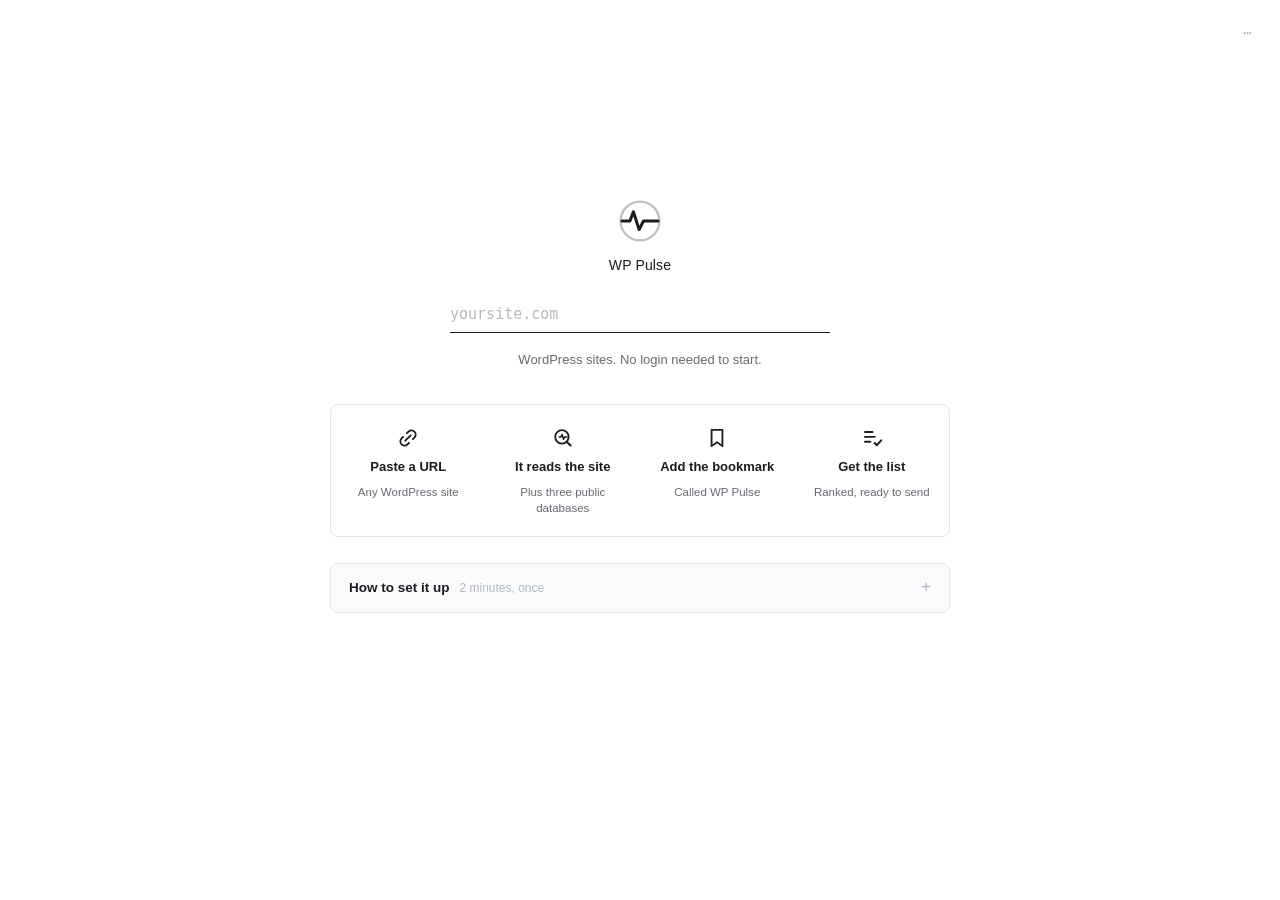
<file: index.html>
<!doctype html>
<html lang="en">
<head>
<meta charset="utf-8">
<meta name="viewport" content="width=device-width,initial-scale=1">
<title>WP Pulse</title>
<link rel="icon" href="logo.svg" type="image/svg+xml">
<link rel="stylesheet" href="pulse.css">
</head>
<body>

<main id="app" class="start">

  <header id="bar">
    <a class="wordmark" href="./" title="Start over"><svg class="logo" viewBox="0 0 32 32" fill="none" aria-hidden="true"><circle cx="16" cy="16" r="13.5" stroke="currentColor" stroke-width="1.6" opacity=".28"/><path d="M3.5 16H9l2.4-6.4L15.4 22l3-6H28.5" stroke="currentColor" stroke-width="2.1" stroke-linecap="round" stroke-linejoin="round"/></svg><span>WP Pulse</span></a>
    <form id="form" autocomplete="off">
      <input id="url" type="text" placeholder="yoursite.com" spellcheck="false" autocapitalize="off">
    </form>
    <nav class="views">
      <span class="on">Classic</span>
      <a id="v2-link" href="v2.html" title="Full dashboard: score, plugin table, PageSpeed">Dashboard</a>
    </nav>
    <div class="bar-actions">
      <button id="rerun" type="button" title="Re-run (r)" hidden>&#8635;</button>
      <button id="settings-toggle" type="button" title="Proxy settings">&#8943;</button>
    </div>
  </header>

  <div id="hint">
    <p class="hint-lead">WordPress sites. No login needed to start.</p>

    <ol class="flow-strip">
      <li>
        <span class="fi" aria-hidden="true"><svg viewBox="0 0 24 24" fill="none">
          <path d="M9.5 14.5 14.5 9.5" stroke="currentColor" stroke-width="1.7" stroke-linecap="round"/>
          <path d="M11 7.5 12.6 6a3.9 3.9 0 0 1 5.5 5.5L16.5 13" stroke="currentColor" stroke-width="1.7" stroke-linecap="round"/>
          <path d="M13 16.5 11.4 18a3.9 3.9 0 0 1-5.5-5.5L7.5 11" stroke="currentColor" stroke-width="1.7" stroke-linecap="round"/>
        </svg></span>
        <b>Paste a URL</b>
        <span>Any WordPress site</span>
      </li>
      <li>
        <span class="fi" aria-hidden="true"><svg viewBox="0 0 24 24" fill="none">
          <circle cx="11" cy="11" r="6.2" stroke="currentColor" stroke-width="1.7"/>
          <path d="m15.6 15.6 3.4 3.4" stroke="currentColor" stroke-width="1.9" stroke-linecap="round"/>
          <path d="M8.4 11h1.7l1 -2.2 1.4 4.4 .9 -2.2h2.2" stroke="currentColor" stroke-width="1.4" stroke-linecap="round" stroke-linejoin="round"/>
        </svg></span>
        <b>It reads the site</b>
        <span>Plus three public databases</span>
      </li>
      <li>
        <span class="fi" aria-hidden="true"><svg viewBox="0 0 24 24" fill="none">
          <path d="M7 4.5h10v15l-5-3.6-5 3.6z" stroke="currentColor" stroke-width="1.7" stroke-linejoin="round"/>
        </svg></span>
        <b>Add the bookmark</b>
        <span>Called WP Pulse</span>
      </li>
      <li>
        <span class="fi" aria-hidden="true"><svg viewBox="0 0 24 24" fill="none">
          <path d="M5.5 6.5h7M5.5 11h9M5.5 15.5h5" stroke="currentColor" stroke-width="1.7" stroke-linecap="round"/>
          <path d="m14.5 16.6 2 2 4-4.4" stroke="currentColor" stroke-width="1.9" stroke-linecap="round" stroke-linejoin="round"/>
        </svg></span>
        <b>Get the list</b>
        <span>Ranked, ready to send</span>
      </li>
    </ol>
  </div>

  <details id="howto">
    <summary>How to set it up <span>2 minutes, once</span></summary>

    <ol class="steps">
      <li>
        <h4>Drag the bookmark to your bookmarks bar</h4>
        <p>Open <a href="install.html">the bookmark page</a> and drag the chip onto the bar.
        Once, ever, not per site. Press <kbd>Ctrl</kbd>+<kbd>Shift</kbd>+<kbd>B</kbd> if the bar is hidden.</p>
        <div class="mock mock-bar">
          <span class="mb-tab">Docs</span>
          <span class="mb-tab">Inbox</span>
          <span class="mb-tab drag">&#9889; WP Pulse</span>
          <span class="mb-cursor" aria-hidden="true"></span>
        </div>
      </li>

      <li>
        <h4>Log into the client&rsquo;s wp-admin</h4>
        <p>Exactly as you always do. Nothing is asked for your password, and nothing
        is typed into WP Pulse.</p>
        <div class="mock mock-url">https://clientsite.com/wp-admin/</div>
      </li>

      <li>
        <h4>Click <b>&#9889; WP Pulse</b> on any admin screen</h4>
        <p>It reads nine admin pages at once and copies the result. It only reads,
        it never changes anything.</p>
        <div class="mock mock-card">
          <span class="mc-h">&#10003; WP PULSE</span>
          <span class="mc-r"><i>core</i><b>7.0.2</b></span>
          <span class="mc-r"><i>php</i><b>8.5.7</b></span>
          <span class="mc-r"><i>plugins</i><b>28&nbsp; 23 active</b></span>
          <span class="mc-r"><i>updates</i><b>5</b></span>
          <span class="mc-n">Copied. Paste into the WP Pulse app.</span>
        </div>
      </li>

      <li>
        <h4>Come back here and paste</h4>
        <p>Press <kbd>Ctrl</kbd>+<kbd>V</kbd>. It is remembered per site, so you only
        paste again when you want fresher numbers.</p>
        <div class="mock mock-paste">Paste bookmarklet data here&nbsp; (Ctrl+V)</div>
      </li>
    </ol>
  </details>

  <ul id="recent"></ul>

  <section id="settings" hidden>
    <label for="proxy">Proxy URL</label>
    <input id="proxy" type="text" placeholder="http://localhost:8787/proxy" spellcheck="false">
    <p>Needed for core and plugin versions, tags, headers, robots, sitemap. Leave empty for fingerprint only.</p>
    <p class="settings-note">Scans and pasted wp-admin data are kept in this browser so a
    reload does not lose them. Nothing is uploaded.</p>
    <button id="clear-saved" type="button" class="btn-danger">Clear saved scans</button>
  </section>

  <section id="results" hidden>

    <div id="toast" hidden></div>

    <div id="loader" hidden>
      <span class="spin"></span>
      <span id="loader-text">Reading wp-admin data&hellip;</span>
    </div>

    <div id="ask" hidden>
      <div class="ask-t">
        <strong>Add wp-admin details for the full picture</strong>
        <p>Plugin versions, pending updates, admin accounts, PHP and server settings.
        Log in as normal, click the <b>WP&nbsp;Pulse</b> bookmark, then paste below.
        <span id="ask-why"></span></p>
      </div>
      <a href="install.html">Get the bookmark</a>
    </div>

    <div id="summary"></div>

    <details class="panel" id="p-plugins" open hidden>
      <summary>Plugins <span id="plugin-count" class="count"></span></summary>
      <div id="plugins"></div>
    </details>

    <details class="panel" id="p-issues" open>
      <summary>Issues <span id="issue-count" class="count"></span></summary>
      <div id="issues"></div>
    </details>

    <details class="panel" id="p-types" hidden>
      <summary>Content <span id="types-count" class="count"></span></summary>
      <div id="types"></div>
    </details>

    <details class="panel" id="p-site">
      <summary>Site <span id="site-count" class="count"></span></summary>
      <div id="site"></div>
    </details>

    <details class="panel" id="p-stack" hidden>
      <summary>Stack <span id="stack-count" class="count"></span></summary>
      <div id="stack"></div>
    </details>

    <textarea id="drop" hidden rows="1" spellcheck="false"
      placeholder="Paste bookmarklet data here  (Ctrl+V)"></textarea>

    <footer id="foot">
      <span id="needs-login"></span>
      <span class="foot-actions">
        <a id="bm-link" href="install.html">Bookmarklet</a>
        <button id="copy" type="button">Copy for Claude</button>
      </span>
    </footer>

  </section>

</main>

<script src="pulse.js"></script>
</body>
</html>
</file>
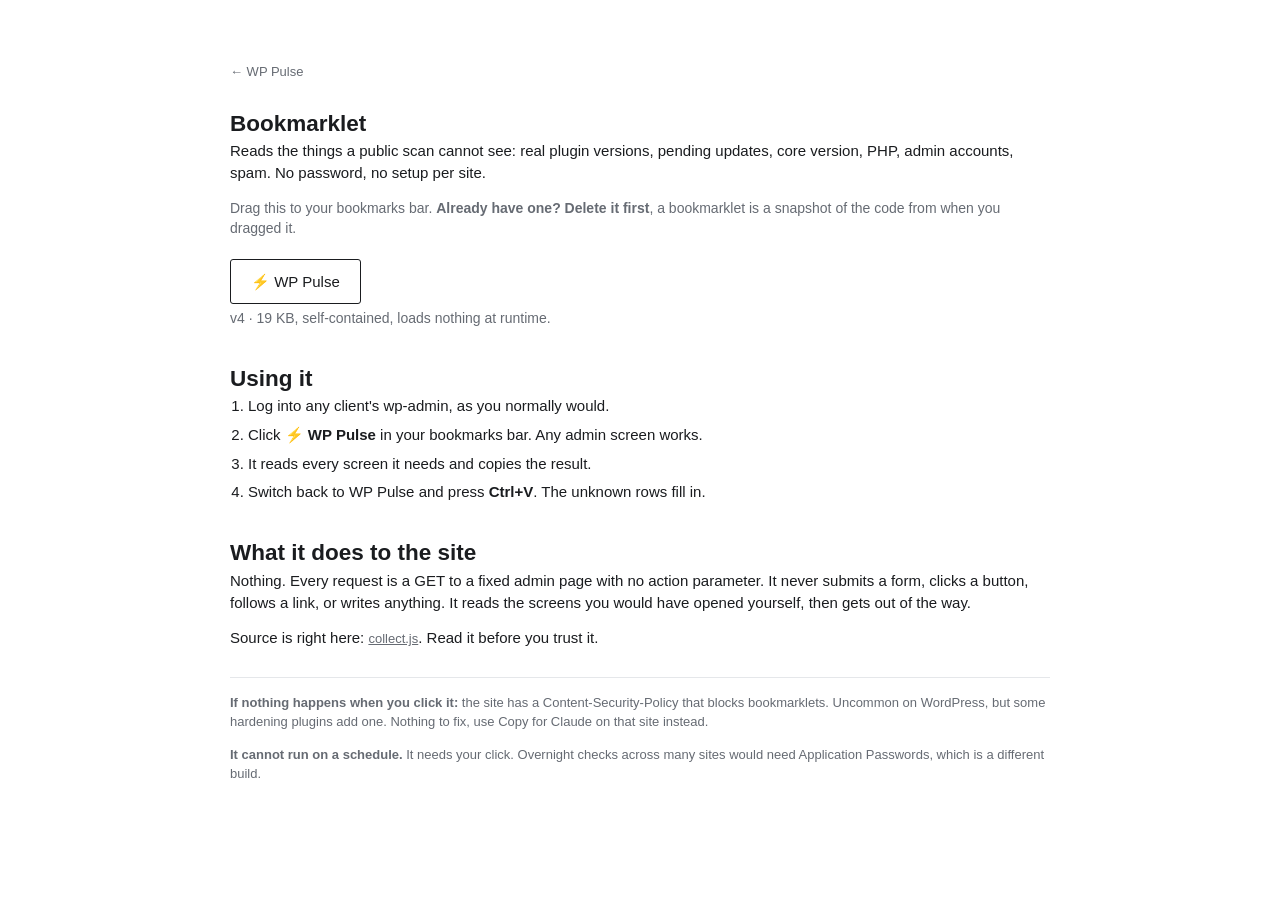
<file: install.html>
<!doctype html>
<html lang="en">
<head>
<meta charset="utf-8">
<meta name="viewport" content="width=device-width,initial-scale=1">
<title>WP Pulse — bookmarklet</title>
<link rel="stylesheet" href="pulse.css">
<style>
  .prose { max-width: 560px; }
  .prose p { margin: 0 0 14px; }
  .prose ol { margin: 0 0 20px 18px; }
  .prose li { margin-bottom: 7px; }
  .drag {
    display: inline-block; margin: 6px 0 4px;
    padding: 11px 20px; border: 1px solid var(--ink); border-radius: 3px;
    color: var(--ink); text-decoration: none; font-size: 15px;
    cursor: grab; user-select: none;
  }
  .drag:active { cursor: grabbing; }
  .step { color: var(--dim); font-size: 14px; }
  .back { font-size: 13px; color: var(--dim); text-decoration: none; }
  .back:hover { color: var(--ink); }
  .warn { font-size: 13px; color: var(--dim); border-top: 1px solid var(--rule);
          padding-top: 16px; margin-top: 28px; }
</style>
</head>
<body>

<main id="app" class="prose" style="padding-top:60px">

  <a class="back" href="./">&larr; WP Pulse</a>

  <h2 style="margin-top:26px">Bookmarklet</h2>

  <p>Reads the things a public scan cannot see: real plugin versions, pending
  updates, core version, PHP, admin accounts, spam. No password, no setup per site.</p>

  <p class="step">Drag this to your bookmarks bar. <strong>Already have one? Delete it first</strong>,
  a bookmarklet is a snapshot of the code from when you dragged it.</p>

  <a class="drag" id="bm" href="#" onclick="return false">&#9889; WP Pulse</a>

  <p class="step" id="size"></p>

  <h2 style="margin-top:34px">Using it</h2>

  <ol>
    <li>Log into any client's wp-admin, as you normally would.</li>
    <li>Click <strong>&#9889; WP Pulse</strong> in your bookmarks bar. Any admin screen works.</li>
    <li>It reads every screen it needs and copies the result.</li>
    <li>Switch back to WP Pulse and press <strong>Ctrl+V</strong>. The unknown rows fill in.</li>
  </ol>

  <h2 style="margin-top:34px">What it does to the site</h2>

  <p>Nothing. Every request is a GET to a fixed admin page with no action parameter.
  It never submits a form, clicks a button, follows a link, or writes anything.
  It reads the screens you would have opened yourself, then gets out of the way.</p>

  <p>Source is right here: <a href="collect.js" class="back" style="text-decoration:underline">collect.js</a>.
  Read it before you trust it.</p>

  <div class="warn">
    <p><strong>If nothing happens when you click it:</strong> the site has a Content-Security-Policy
    that blocks bookmarklets. Uncommon on WordPress, but some hardening plugins add one.
    Nothing to fix, use Copy for Claude on that site instead.</p>
    <p><strong>It cannot run on a schedule.</strong> It needs your click. Overnight checks
    across many sites would need Application Passwords, which is a different build.</p>
  </div>

</main>

<script>
/* The bookmarklet is built from collect.js at page load, so there is no build
   step and the source you can read is exactly the source that runs. */
fetch('collect.js')
  .then(r => r.text())
  .then(src => {
    const href = 'javascript:' + encodeURIComponent(src);
    const a = document.getElementById('bm');
    a.href = href;
    a.removeAttribute('onclick');
    document.getElementById('size').textContent =
      'v' + ((src.match(/BM_VERSION\s*=\s*(\d+)/) || [])[1] || '?') + ' · '
      + Math.round(src.length / 1024) + ' KB, self-contained, loads nothing at runtime.';
  })
  .catch(() => {
    document.getElementById('size').textContent = 'Could not load collect.js.';
  });
</script>

</body>
</html>
</file>
<file: pulse.css>
/* WP Pulse — every rule earns its place.
   Colour carries exactly one meaning: status. Nothing else is coloured, so any
   colour on screen is signal. */

:root {
  --ink: #1a1c1f;
  --dim: #666b73;
  --faint: #b4b9c0;
  --rule: #e5e7ea;
  --paper: #fff;
  --surface: #fafbfc;

  --red: #c5221f;
  --amber: #a35a00;
  --green: #137333;
  --grey: #8a9098;

  --red-wash: #fbeceb;
  --green-wash: #eaf5ed;

  --mono: ui-monospace, SFMono-Regular, "SF Mono", Menlo, Consolas, monospace;
}

@media (prefers-color-scheme: dark) {
  :root {
    --ink: #e6e8ec;
    --dim: #949aa3;
    --faint: #4e535b;
    --rule: #292c32;
    --paper: #121418;
    --surface: #171a1f;

    --red: #f28b82;
    --amber: #f5bd52;
    --green: #81c995;
    --grey: #8a9098;

    --red-wash: #24191a;
    --green-wash: #17231b;
  }
}

* { box-sizing: border-box; margin: 0; padding: 0; }

/* Any author `display:` rule beats the UA stylesheet's [hidden] {display:none},
   so #loader and #drop could never actually hide. Restore it once, globally. */
[hidden] { display: none !important; }

body {
  font: 15px/1.45 -apple-system, BlinkMacSystemFont, "Segoe UI", Roboto, sans-serif;
  color: var(--ink);
  background: var(--paper);
  -webkit-font-smoothing: antialiased;
}

#app { max-width: 860px; margin: 0 auto; padding: 24px 20px 80px; }

/* ---- start state ---- */

#app.start { padding-top: 22vh; }
#app.start #bar { display: block; text-align: center; }
#app.start .wordmark { display: flex; margin-bottom: 22px; }
#app.start #form { max-width: 380px; margin: 0 auto; }
#app.start .bar-actions { position: absolute; top: 20px; right: 20px; }
#app.start #hint { margin-top: 18px; }
.hint-lead { text-align: center; color: var(--dim); font-size: 13px; }

.flow-strip {
  list-style: none; display: grid; grid-template-columns: repeat(4, 1fr);
  gap: 0; margin: 34px auto 0; max-width: 620px;
  border: 1px solid var(--rule); border-radius: 8px; overflow: hidden;
  background: var(--rule);
}
.flow-strip li {
  display: flex; flex-direction: column; align-items: center; gap: 7px;
  padding: 20px 12px; background: var(--paper); text-align: center;
}
.flow-strip .fi { color: var(--ink); }
.flow-strip .fi svg { width: 26px; height: 26px; display: block; }
.flow-strip b { font-size: 13px; font-weight: 600; }
.flow-strip span:not(.fi) { font-size: 11.5px; color: var(--dim); line-height: 1.4; }

@media (max-width: 560px) {
  .flow-strip { grid-template-columns: 1fr 1fr; }
}
#app.start #recent { max-width: 380px; margin: 28px auto 0; }

#app:not(.start) #hint, #app:not(.start) #recent { display: none; }

/* ---- bar ---- */

#bar { display: flex; align-items: center; gap: 14px; }
.wordmark {
  display: inline-flex; align-items: center; gap: 8px;
  color: var(--dim); font-size: 13px; white-space: nowrap;
}
a.wordmark { text-decoration: none; }
a.wordmark:hover .logo { color: var(--accent, var(--ink)); }
.logo { width: 24px; height: 24px; flex: none; color: var(--ink); }
#app.start .logo { width: 46px; height: 46px; }
#app.start .wordmark {
  flex-direction: column; gap: 11px; font-size: 14px;
  letter-spacing: .01em; color: var(--ink);
}
#form { flex: 1; }

#url, #proxy {
  width: 100%; font: 15px/1.4 var(--mono); color: var(--ink);
  background: transparent; border: 0; border-bottom: 1px solid var(--rule);
  padding: 7px 0; outline: 0;
}
#url:focus, #proxy:focus { border-bottom-color: var(--ink); }
#url::placeholder, #proxy::placeholder { color: var(--faint); }

.bar-actions { display: flex; align-items: center; gap: 4px; }

/* View toggle, identical in both views so it reads as one control rather than
   a stray link. The scanned host is carried across, so switching never drops
   you on an empty page. */
.views { display: flex; align-items: center; gap: 3px; flex: none; }
.views a, .views .on {
  font-size: 12px; line-height: 1; white-space: nowrap;
  padding: 7px 12px; border-radius: 999px; text-decoration: none;
}
.views a { color: var(--dim); border: 1px solid var(--rule); }
.views a:hover { color: var(--ink); border-color: var(--ink); }
.views .on { background: var(--ink); color: var(--paper); font-weight: 500; }

/* On the empty start screen the toggle would be noise, there is nothing to
   switch to yet. */
#app.start .views { display: none; }
.bar-actions button {
  font: 15px/1 var(--mono); color: var(--faint);
  background: none; border: 0; cursor: pointer; padding: 6px 8px;
}
.bar-actions button:hover { color: var(--ink); }

#recent { list-style: none; display: flex; flex-direction: column; align-items: center; }
#recent li {
  display: flex; align-items: baseline; gap: 12px;
  font: 13px/1 var(--mono); color: var(--dim); cursor: pointer;
  padding: 7px 12px; border-radius: 5px;
}
#recent li:hover { color: var(--ink); background: var(--surface); }
#recent .when { font-size: 11px; color: var(--faint); }

#settings { margin-top: 20px; padding-top: 16px; border-top: 1px solid var(--rule); }
#settings label { display: block; font-size: 13px; color: var(--dim); margin-bottom: 4px; }
#settings p { margin-top: 8px; font-size: 13px; color: var(--dim); }

/* ---- how-to on the start screen ---- */

#howto {
  max-width: 620px; margin: 26px auto 0; text-align: left;
  border: 1px solid var(--rule); border-radius: 8px; overflow: hidden;
  background: var(--surface);
}
#app:not(.start) #howto { display: none; }
#howto > summary {
  display: flex; align-items: baseline; gap: 10px;
  padding: 14px 18px; cursor: pointer; list-style: none;
  font-size: 13.5px; font-weight: 600;
}
#howto > summary::-webkit-details-marker { display: none; }
#howto > summary span { font-weight: 400; font-size: 12px; color: var(--faint); }
#howto > summary::after {
  content: '+'; margin-left: auto; font: 400 16px/1 var(--mono); color: var(--faint);
}
#howto[open] > summary::after { content: '\2013'; }
#howto[open] > summary { border-bottom: 1px solid var(--rule); }

.steps { list-style: none; counter-reset: st; padding: 6px 18px 18px; }
.steps li {
  counter-increment: st; position: relative;
  padding: 16px 0 16px 38px; border-bottom: 1px solid var(--rule);
}
.steps li:last-child { border-bottom: 0; }
.steps li::before {
  content: counter(st);
  position: absolute; left: 0; top: 16px;
  width: 24px; height: 24px; border-radius: 50%;
  display: grid; place-items: center;
  background: var(--paper); border: 1px solid var(--rule);
  font: 600 12px/1 var(--mono); color: var(--ink);
}
.steps h4 { margin: 0 0 4px; font-size: 14px; font-weight: 650; }
.steps p { font-size: 13px; color: var(--dim); }
.steps kbd {
  font: 500 11.5px/1 var(--mono); padding: 3px 5px;
  border: 1px solid var(--rule); border-bottom-width: 2px; border-radius: 4px;
  background: var(--paper); color: var(--ink);
}

/* Mockups rather than screenshots: crisp at any zoom, and they follow the theme. */
.mock { margin-top: 11px; font: 12px/1.5 var(--mono); }

.mock-bar {
  display: flex; align-items: center; gap: 6px;
  padding: 8px 10px; background: var(--paper);
  border: 1px solid var(--rule); border-radius: 5px;
}
.mb-tab { padding: 4px 8px; border-radius: 4px; color: var(--faint); white-space: nowrap; }
.mb-tab.drag {
  color: var(--ink); background: var(--surface);
  border: 1px dashed var(--ink); font-weight: 600;
}
.mb-cursor {
  width: 10px; height: 14px; margin-left: -5px; flex: none;
  background: var(--ink);
  clip-path: polygon(0 0, 0 100%, 32% 76%, 55% 100%, 72% 88%, 48% 62%, 100% 52%);
}

.mock-url, .mock-paste {
  padding: 9px 12px; background: var(--paper);
  border: 1px solid var(--rule); border-radius: 5px; color: var(--dim);
}
.mock-paste { border-style: dashed; color: var(--faint); }

.mock-card {
  display: flex; flex-direction: column; gap: 3px;
  max-width: 260px; padding: 13px 15px; border-radius: 7px;
  background: #1e7d38; color: #fff;
  box-shadow: 0 4px 14px rgba(0, 0, 0, .18);
}
.mc-h { font-size: 10px; letter-spacing: .09em; font-weight: 700; opacity: .8; margin-bottom: 5px; }
.mc-r { display: flex; justify-content: space-between; gap: 12px; }
.mc-r i { font-style: normal; opacity: .82; }
.mc-r b { font-weight: 600; }
.mc-n {
  margin-top: 7px; padding-top: 6px; font-weight: 600;
  border-top: 1px solid rgba(255, 255, 255, .22);
}

/* ---- toast ---- */

#toast {
  margin: 22px 0 0; padding: 12px 16px;
  border: 1px solid var(--green); border-left-width: 4px; border-radius: 4px;
  background: var(--green-wash); color: var(--green);
  font-size: 14px; font-weight: 500;
}
#toast.bad { border-color: var(--red); background: var(--red-wash); color: var(--red); }
#toast.work { border-color: var(--rule); background: var(--surface); color: var(--dim); font-weight: 400; }

/* ---- loader ---- */

/* While merging, show nothing half-finished. Partial numbers read as final
   ones and get copied into a client report before they settle. */
#results.busy #summary,
#results.busy .panel,
#results.busy #foot,
#results.busy #drop { display: none !important; }

#loader {
  display: flex; align-items: center; gap: 12px;
  margin-top: 26px; padding: 18px 20px;
  background: var(--surface); border: 1px solid var(--rule); border-radius: 5px;
  font-size: 14px; color: var(--dim);
}
.spin {
  width: 13px; height: 13px; flex: none;
  border: 2px solid var(--rule); border-top-color: var(--ink);
  border-radius: 50%; animation: spin .7s linear infinite;
}
@keyframes spin { to { transform: rotate(360deg); } }

/* ---- the one ask ---- */

#ask {
  display: flex; flex-wrap: wrap; align-items: center; gap: 14px 24px;
  margin-top: 24px; padding: 16px 18px;
  background: var(--surface);
  border: 1px solid var(--rule); border-left: 3px solid var(--ink);
  border-radius: 6px;
}
.ask-t { flex: 1 1 340px; }
.ask-t strong { display: block; font-size: 14.5px; font-weight: 650; }
.ask-t p { margin-top: 4px; font-size: 13px; color: var(--dim); max-width: 74ch; }
.ask-t b { color: var(--ink); font-weight: 650; }
#ask-why { color: var(--amber); }
#ask > a { font-size: 13px; color: var(--dim); white-space: nowrap; }
#ask > a:hover { color: var(--ink); }

/* ---- content types ---- */

.trow {
  display: grid; grid-template-columns: 26px minmax(0, 1fr) 92px 70px minmax(0, 150px);
  gap: 12px; align-items: baseline;
  padding: 8px 10px; margin: 0 -10px;
  border-bottom: 1px solid var(--rule); font-size: 14px;
}
.trow:last-child { border-bottom: 0; }
.trow > * { min-width: 0; overflow: hidden; text-overflow: ellipsis; white-space: nowrap; }
.trow .tn { font: 12px/1.6 var(--mono); color: var(--faint); }
.trow .tcount {
  font: 500 13px/1.4 var(--mono); font-variant-numeric: tabular-nums; color: var(--ink);
}
.trow .tkind { font-size: 12px; color: var(--faint); }
.trow .tlink {
  font: 12.5px/1.4 var(--mono); color: var(--dim);
  text-decoration: none; text-align: right;
}
.trow .tlink:hover { color: var(--ink); text-decoration: underline; text-underline-offset: 3px; }

/* ---- summary strip ---- */

#summary {
  display: grid;
  grid-template-columns: repeat(auto-fit, minmax(120px, 1fr));
  gap: 1px;
  margin-top: 26px;
  background: var(--rule);
  border: 1px solid var(--rule);
  border-radius: 5px;
  overflow: hidden;
}
.stat { background: var(--paper); padding: 14px 16px; }
.stat .k {
  display: block; font-size: 11px; letter-spacing: .07em; text-transform: uppercase;
  color: var(--dim); margin-bottom: 5px;
}
.stat .v { display: block; font-family: var(--mono); font-size: 17px; line-height: 1.2; }
.stat .s { display: block; font-size: 12px; color: var(--dim); margin-top: 3px; }
.stat.red .v { color: var(--red); }
.stat.amber .v { color: var(--amber); }
.stat.ok .v { color: var(--green); }
.stat.unknown .v { color: var(--faint); }

/* ---- panels ---- */

.panel {
  margin-top: 16px;
  background: var(--surface);
  border: 1px solid var(--rule); border-radius: 6px;
  overflow: hidden;
}

.panel > summary {
  display: flex; align-items: center; gap: 10px;
  padding: 14px 20px; cursor: pointer; list-style: none;
  font-size: 12px; font-weight: 600; letter-spacing: .08em;
  text-transform: uppercase; color: var(--dim);
  user-select: none;
}
.panel > summary::-webkit-details-marker { display: none; }
.panel > summary::after {
  content: '›'; margin-left: auto;
  font-size: 19px; line-height: 1; color: var(--faint);
  transform: rotate(90deg); transition: transform .15s ease;
}
.panel[open] > summary::after { transform: rotate(-90deg); }
.panel > summary:hover { color: var(--ink); }
.panel[open] > summary { border-bottom: 1px solid var(--rule); }

.panel > div { padding: 6px 20px 12px; }

/* The plugin panel leads the page when there is work in it. */
.panel.alert { border-color: var(--red); background: var(--red-wash); }
.panel.alert > summary { color: var(--red); }
.panel.alert > summary::after { color: var(--red); }
.panel.alert[open] > summary { border-bottom-color: var(--red); }
.count { font-family: var(--mono); font-weight: 500; letter-spacing: 0; color: var(--grey); }
.count.has-red { color: var(--red); }
.count.has-amber { color: var(--amber); }

/* ---- row ---- */

.row {
  display: grid;
  /* Fixed tracks: each row is its own grid, so content-sized tracks would make
     the columns jitter and the monospace numbers stop lining up. */
  grid-template-columns: 16px 220px minmax(0, 1fr) 150px;
  gap: 12px;
  align-items: baseline;
  padding: 7px 10px;
  margin: 0 -10px;
  border-bottom: 1px solid var(--rule);
  border-left: 2px solid transparent;
  font-size: 14px;
}
.row:last-child { border-bottom: 0; }
.row > * { min-width: 0; }
.row.pending { color: var(--faint); }
.row.clickable { cursor: pointer; }
.row.clickable:hover .subject { text-decoration: underline; text-underline-offset: 3px; }

.dot { font-size: 10px; line-height: 1.7; color: var(--grey); }
.dot.red { color: var(--red); }
.dot.amber { color: var(--amber); }
.dot.ok { color: var(--green); }
.dot.hollow, .dot.pending { color: var(--grey); }

.subject { white-space: nowrap; overflow: hidden; text-overflow: ellipsis; }

.value {
  font-family: var(--mono); font-size: 13px; color: var(--dim);
  white-space: pre-wrap; overflow-wrap: anywhere;
}
.row.sev-red .value, .row.sev-amber .value { color: var(--ink); }

.action {
  font-size: 13px; color: var(--dim); text-align: right;
  white-space: nowrap; overflow: hidden; text-overflow: ellipsis;
}
.row.sev-red .action { color: var(--red); font-weight: 500; }
.row.sev-amber .action { color: var(--amber); font-weight: 500; }

a.action, button.action {
  display: block; width: 100%; font: inherit; font-size: 13px;
  background: none; border: 0; padding: 0; cursor: pointer;
  text-decoration: none; color: var(--dim);
}
a.action:hover, button.action:hover {
  color: var(--ink); text-decoration: underline; text-underline-offset: 3px;
}

#issues .row.sev-red { border-left-color: var(--red); background: var(--red-wash); }
#issues .row.sev-amber { border-left-color: var(--amber); }
#issues .row.sev-hollow { border-left-color: var(--faint); }

.detail {
  grid-column: 2 / -1;
  font: 12px/1.6 var(--mono); color: var(--dim);
  padding: 8px 0 2px; white-space: pre-wrap; overflow-wrap: anywhere;
}

.note { padding: 8px 0 14px; font-size: 14px; color: var(--green); }

/* ---- plugin groups ---- */

.group { margin-bottom: 4px; }
.group + .group { margin-top: 18px; }
.ghead {
  display: flex; align-items: baseline; gap: 8px;
  font-size: 13px; font-weight: 600; color: var(--ink);
  padding: 6px 0; border-bottom: 1px solid var(--rule);
}
.ghead .n { font-family: var(--mono); font-weight: 400; color: var(--dim); }
.group.urgent .ghead { color: var(--amber); }
.group.urgent .ghead .n { color: var(--amber); }
.group.muted .ghead { color: var(--dim); font-weight: 500; }

/* ---- plugin update table ---- */

.prow {
  display: grid;
  grid-template-columns: 34px minmax(0, 1fr) 110px 110px 96px;
  gap: 12px; align-items: baseline;
  padding: 7px 10px; margin: 0 -10px;
  border-bottom: 1px solid var(--rule);
  border-left: 2px solid transparent;
  font-size: 14px;
}
.prow > * { min-width: 0; overflow: hidden; text-overflow: ellipsis; white-space: nowrap; }
.prow > :nth-child(1) { font-family: var(--mono); font-size: 12px; color: var(--faint); }
.prow > :nth-child(3),
.prow > :nth-child(4) { font-family: var(--mono); font-size: 13px; }
.prow > :nth-child(3) { color: var(--dim); }
.prow > :nth-child(4) { color: var(--red); font-weight: 500; }
.prow > :nth-child(5) { font-size: 12px; color: var(--dim); text-align: right; }

.prow.vuln { border-left-color: var(--red); background: var(--red-wash); }
.prow.vuln .vtag { color: var(--red); font-weight: 600; }
.prow.clickable { cursor: pointer; }
.prow.clickable:hover > :nth-child(2) { text-decoration: underline; text-underline-offset: 3px; }

.prow.phead {
  border-bottom: 1px solid var(--rule); padding-bottom: 6px;
  font-size: 11px; letter-spacing: .06em; text-transform: uppercase; color: var(--dim);
}
.prow.phead > * { font-family: inherit !important; font-size: 11px !important;
  color: var(--dim) !important; font-weight: 600; }

/* ---- stack ---- */

.srow {
  display: grid; grid-template-columns: 130px minmax(0, 1fr); gap: 12px;
  padding: 6px 0; border-bottom: 1px solid var(--rule); font-size: 14px;
}
.srow:last-child { border-bottom: 0; }
.scat { color: var(--dim); font-size: 13px; }
.sval { font-family: var(--mono); font-size: 13px; overflow-wrap: anywhere; }

/* ---- paste target ---- */

#drop {
  display: block; width: 100%; margin-top: 24px; resize: none;
  font: 13px/1.5 var(--mono); color: var(--ink); background: transparent;
  border: 1px dashed var(--rule); border-radius: 4px; padding: 12px 14px; outline: 0;
}
#drop::placeholder { color: var(--faint); }
#drop:focus { border-color: var(--ink); border-style: solid; }

/* ---- footer ---- */

#foot {
  display: flex; justify-content: space-between; align-items: center; gap: 16px;
  margin-top: 26px; padding-top: 14px; border-top: 1px solid var(--rule);
  font-size: 13px; color: var(--dim);
}
.foot-actions { display: flex; align-items: center; gap: 16px; flex: none; }
#bm-link { color: var(--dim); text-decoration: none; white-space: nowrap; }
#bm-link:hover { color: var(--ink); text-decoration: underline; text-underline-offset: 3px; }

#copy {
  font: 13px/1 inherit; color: var(--ink); background: none;
  border: 1px solid var(--rule); border-radius: 3px;
  padding: 8px 13px; cursor: pointer; white-space: nowrap;
}
#copy:hover { border-color: var(--ink); }

/* ---- print ---- */

@media print {
  :root {
    --ink: #000; --dim: #333; --faint: #888; --rule: #ccc;
    --paper: #fff; --surface: #fff;
    --red: #000; --amber: #000; --green: #000; --grey: #666;
    --red-wash: transparent; --green-wash: transparent;
  }
  #bar, #foot, #settings, #recent, #hint, #drop, #toast { display: none; }
  #app { padding: 0; max-width: none; }
  .panel { border: 0; padding: 0; margin-top: 20px; }
  .row { break-inside: avoid; }
}

@media (max-width: 640px) {
  .row { grid-template-columns: 16px 1fr; }
  .value, .action { grid-column: 2; text-align: left; white-space: normal; }
  .panel { padding: 14px 14px 4px; }
}
</file>
